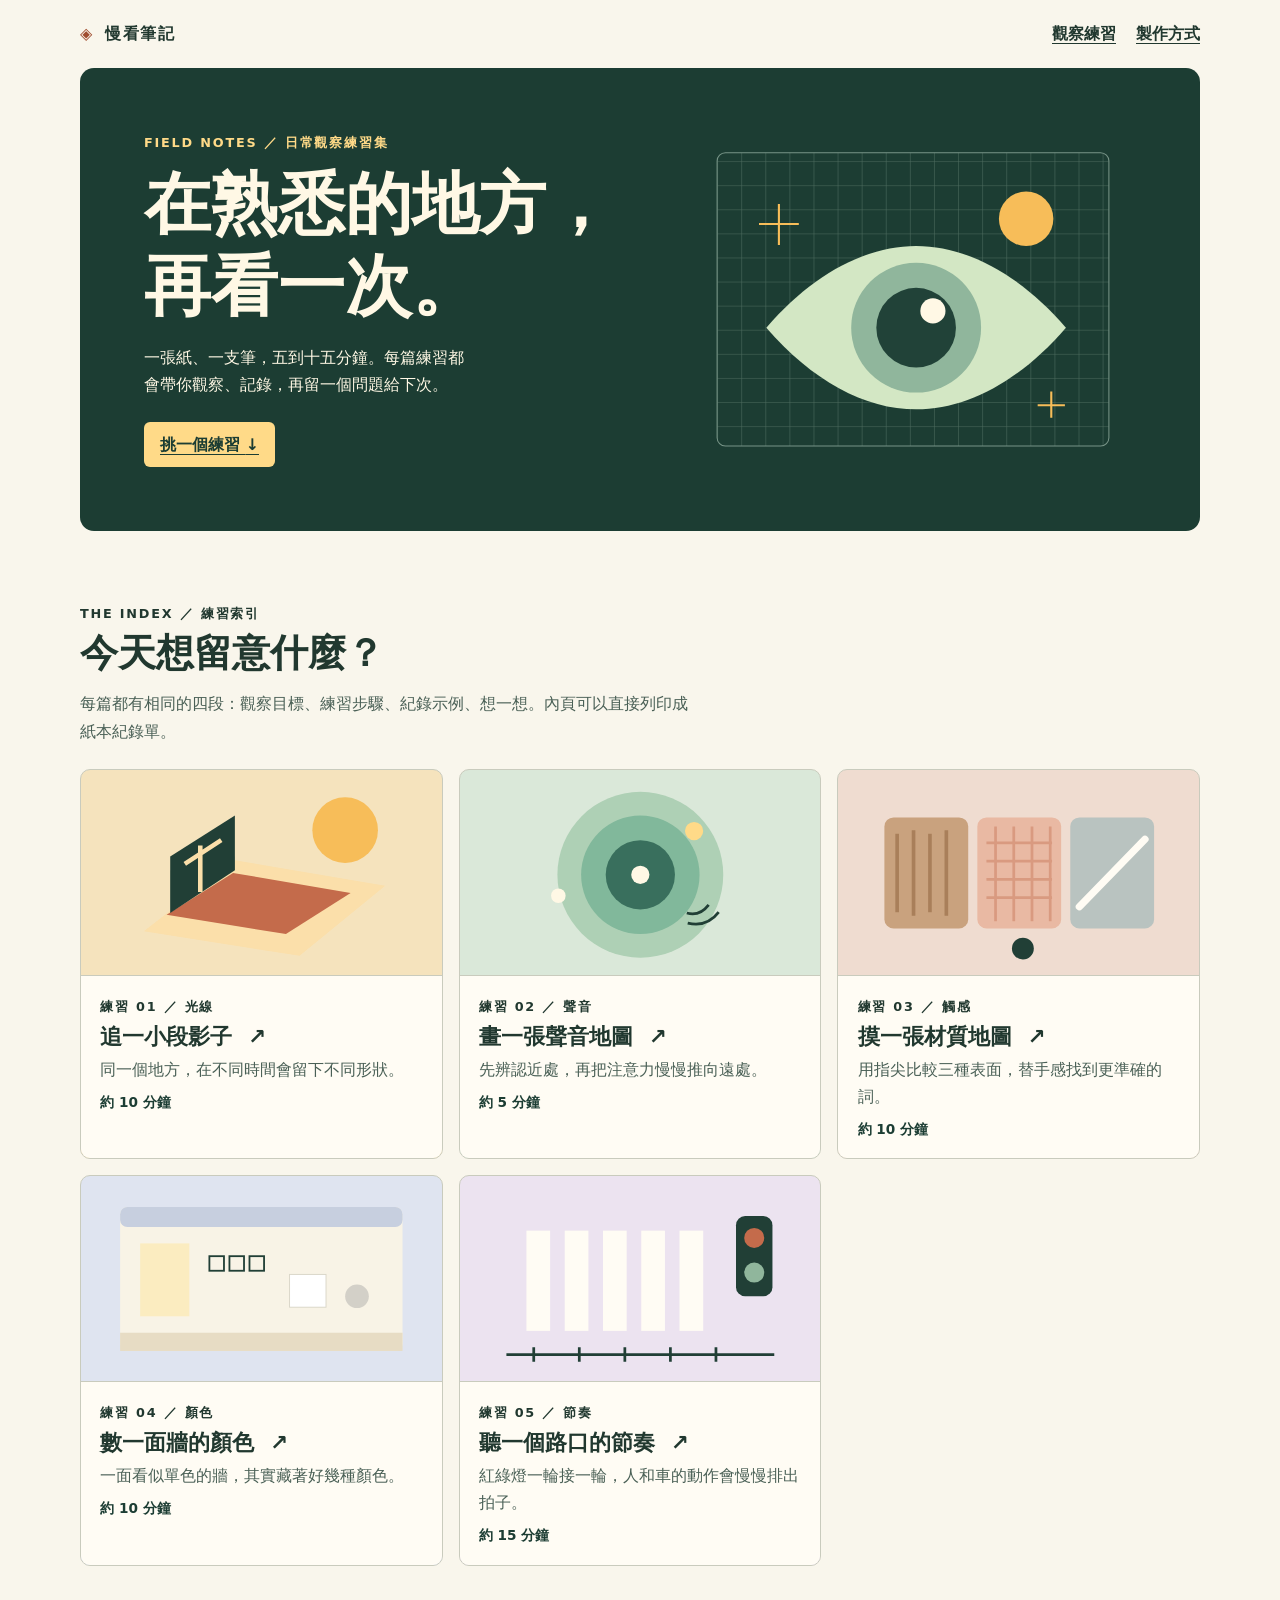
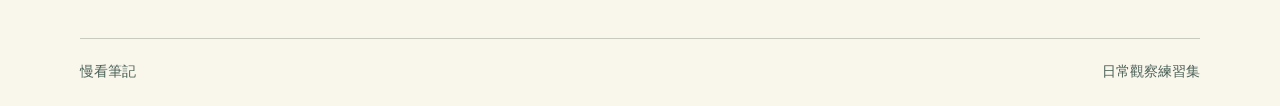
<file: docs/index.html>
<!doctype html>
<html lang="zh-Hant">
<head>
  <meta charset="utf-8">
  <meta name="viewport" content="width=device-width, initial-scale=1">
  <meta name="description" content="一張紙、一支筆，在熟悉的地方做一個五到十五分鐘的觀察練習。">
  <title>慢看筆記｜日常觀察練習集</title>
  <link rel="stylesheet" href="assets/site.css">
</head>
<body>
  <a class="skip" href="#main">跳到主要內容</a>
  <header class="bar wrap">
    <a class="brand" href="index.html"><span aria-hidden="true">◈</span> 慢看筆記</a>
    <nav class="nav-links" aria-label="主要導覽"><a href="#notes">觀察練習</a><a href="about.html">製作方式</a></nav>
  </header>
  <main id="main" class="wrap">
    <section class="hero" aria-labelledby="intro">
      <div>
        <p class="label">FIELD NOTES ／ 日常觀察練習集</p>
        <h1 id="intro">在熟悉的地方，<br>再看一次。</h1>
        <p>一張紙、一支筆，五到十五分鐘。每篇練習都會帶你觀察、記錄，再留一個問題給下次。</p>
        <a class="button" href="#notes">挑一個練習 <span aria-hidden="true">↓</span></a>
      </div>
      <svg class="hero-art" viewBox="0 0 420 310" aria-hidden="true" focusable="false">
        <defs><pattern id="grid" width="23" height="23" patternUnits="userSpaceOnUse"><path d="M23 0H0v23" fill="none" stroke="#4f6d60"/></pattern></defs>
        <rect x="23" y="15" width="374" height="280" rx="8" fill="url(#grid)" stroke="#779487"/>
        <path d="M70 182C113 132 164 104 213 104s100 28 143 78c-43 50-94 78-143 78S113 232 70 182Z" fill="#d3e7c4"/>
        <circle cx="213" cy="182" r="62" fill="#90b69c"/><circle cx="213" cy="182" r="38" fill="#214238"/><circle cx="229" cy="166" r="12" fill="#fff8e5"/>
        <circle cx="318" cy="78" r="26" fill="#f7bd59"/><path d="M82 64v39m-19-20h38m241 160v25m-13-12h26" stroke="#f7bd59" stroke-width="2"/>
      </svg>
    </section>
    <section id="notes" class="collection" aria-labelledby="collection-title">
      <p class="label">THE INDEX ／ 練習索引</p>
      <h2 id="collection-title">今天想留意什麼？</h2>
      <p class="intro-line">每篇都有相同的四段：觀察目標、練習步驟、紀錄示例、想一想。內頁可以直接列印成紙本紀錄單。</p>
      <ul class="cards">
        <li class="card light">
          <a href="notes/shadow-map.html">
            <svg viewBox="0 0 390 225" aria-hidden="true" focusable="false"><circle cx="287" cy="66" r="36" fill="#f7bd59"/><path d="M66 177 166 99 331 127 237 204Z" fill="#fbdfaa"/><path d="M91 159 164 113 293 135 222 180Z" fill="#c46b4b"/><path d="M95 157 166 110 166 50 95 95Z" fill="#213f36"/><path d="M111 103 151 77M128 83v51" stroke="#fbdfaa" stroke-width="5"/></svg>
            <div class="card-body">
              <span class="label">練習 01 ／ 光線</span>
              <h3>追一小段影子 <span aria-hidden="true">↗</span></h3>
              <p>同一個地方，在不同時間會留下不同形狀。</p>
              <span class="time">約 10 分鐘</span>
            </div>
          </a>
        </li>
        <li class="card sound">
          <a href="notes/sound-layers.html">
            <svg viewBox="0 0 390 225" aria-hidden="true" focusable="false"><circle cx="195" cy="115" r="91" fill="#aed0b5"/><circle cx="195" cy="115" r="65" fill="#81b89b"/><circle cx="195" cy="115" r="38" fill="#396f5d"/><circle cx="195" cy="115" r="10" fill="#fff8e5"/><circle cx="254" cy="67" r="10" fill="#ffda88"/><circle cx="105" cy="138" r="8" fill="#fff8e5"/><path d="M246 157q14 4 24-9m-23 20q21 5 34-12" fill="none" stroke="#213f36" stroke-width="3"/></svg>
            <div class="card-body">
              <span class="label">練習 02 ／ 聲音</span>
              <h3>畫一張聲音地圖 <span aria-hidden="true">↗</span></h3>
              <p>先辨認近處，再把注意力慢慢推向遠處。</p>
              <span class="time">約 5 分鐘</span>
            </div>
          </a>
        </li>
        <li class="card touch">
          <a href="notes/texture-trail.html">
            <svg viewBox="0 0 390 225" aria-hidden="true" focusable="false"><rect x="48" y="52" width="92" height="122" rx="10" fill="#c9a27e"/><path d="M62 70v86M80 66v94M98 70v86M116 66v94" stroke="#a97f5a" stroke-width="4"/><rect x="150" y="52" width="92" height="122" rx="10" fill="#e9b9a3"/><path d="M160 80h72M160 100h72M160 120h72M160 140h72M170 62v104M190 62v104M210 62v104M230 62v104" stroke="#d99a80" stroke-width="3"/><rect x="252" y="52" width="92" height="122" rx="10" fill="#b9c3c0"/><path d="M262 150 334 76" stroke="#fffcf4" stroke-width="8" stroke-linecap="round"/><circle cx="200" cy="196" r="12" fill="#213f36"/></svg>
            <div class="card-body">
              <span class="label">練習 03 ／ 觸感</span>
              <h3>摸一張材質地圖 <span aria-hidden="true">↗</span></h3>
              <p>用指尖比較三種表面，替手感找到更準確的詞。</p>
              <span class="time">約 10 分鐘</span>
            </div>
          </a>
        </li>
        <li class="card color">
          <a href="notes/wall-colors.html">
            <svg viewBox="0 0 390 225" aria-hidden="true" focusable="false"><rect x="40" y="34" width="310" height="158" rx="8" fill="#f8f3e6"/><rect x="40" y="34" width="310" height="22" rx="8" fill="#c7cfdf"/><rect x="62" y="74" width="54" height="80" fill="#fbecc0"/><rect x="226" y="108" width="40" height="36" fill="#ffffff" stroke="#d8d4c6"/><circle cx="300" cy="132" r="13" fill="#d3d0c8"/><rect x="40" y="172" width="310" height="20" fill="#e7dcc4"/><g fill="none" stroke="#213f36" stroke-width="2"><rect x="138" y="88" width="16" height="16"/><rect x="160" y="88" width="16" height="16"/><rect x="182" y="88" width="16" height="16"/></g></svg>
            <div class="card-body">
              <span class="label">練習 04 ／ 顏色</span>
              <h3>數一面牆的顏色 <span aria-hidden="true">↗</span></h3>
              <p>一面看似單色的牆，其實藏著好幾種顏色。</p>
              <span class="time">約 10 分鐘</span>
            </div>
          </a>
        </li>
        <li class="card rhythm">
          <a href="notes/crosswalk-rhythm.html">
            <svg viewBox="0 0 390 225" aria-hidden="true" focusable="false"><g fill="#fffcf4"><rect x="70" y="60" width="26" height="110"/><rect x="112" y="60" width="26" height="110"/><rect x="154" y="60" width="26" height="110"/><rect x="196" y="60" width="26" height="110"/><rect x="238" y="60" width="26" height="110"/></g><rect x="300" y="44" width="40" height="88" rx="10" fill="#213f36"/><circle cx="320" cy="68" r="11" fill="#c46b4b"/><circle cx="320" cy="106" r="11" fill="#90b69c"/><path d="M48 196h294" stroke="#213f36" stroke-width="3"/><path d="M78 188v16M128 188v16M178 188v16M228 188v16M278 188v16" stroke="#213f36" stroke-width="3"/></svg>
            <div class="card-body">
              <span class="label">練習 05 ／ 節奏</span>
              <h3>聽一個路口的節奏 <span aria-hidden="true">↗</span></h3>
              <p>紅綠燈一輪接一輪，人和車的動作會慢慢排出拍子。</p>
              <span class="time">約 15 分鐘</span>
            </div>
          </a>
        </li>
        <!-- cards:end -->
      </ul>
    </section>
  </main>
  <footer class="bar wrap"><span>慢看筆記</span><span>日常觀察練習集</span></footer>
</body>
</html>
</file>
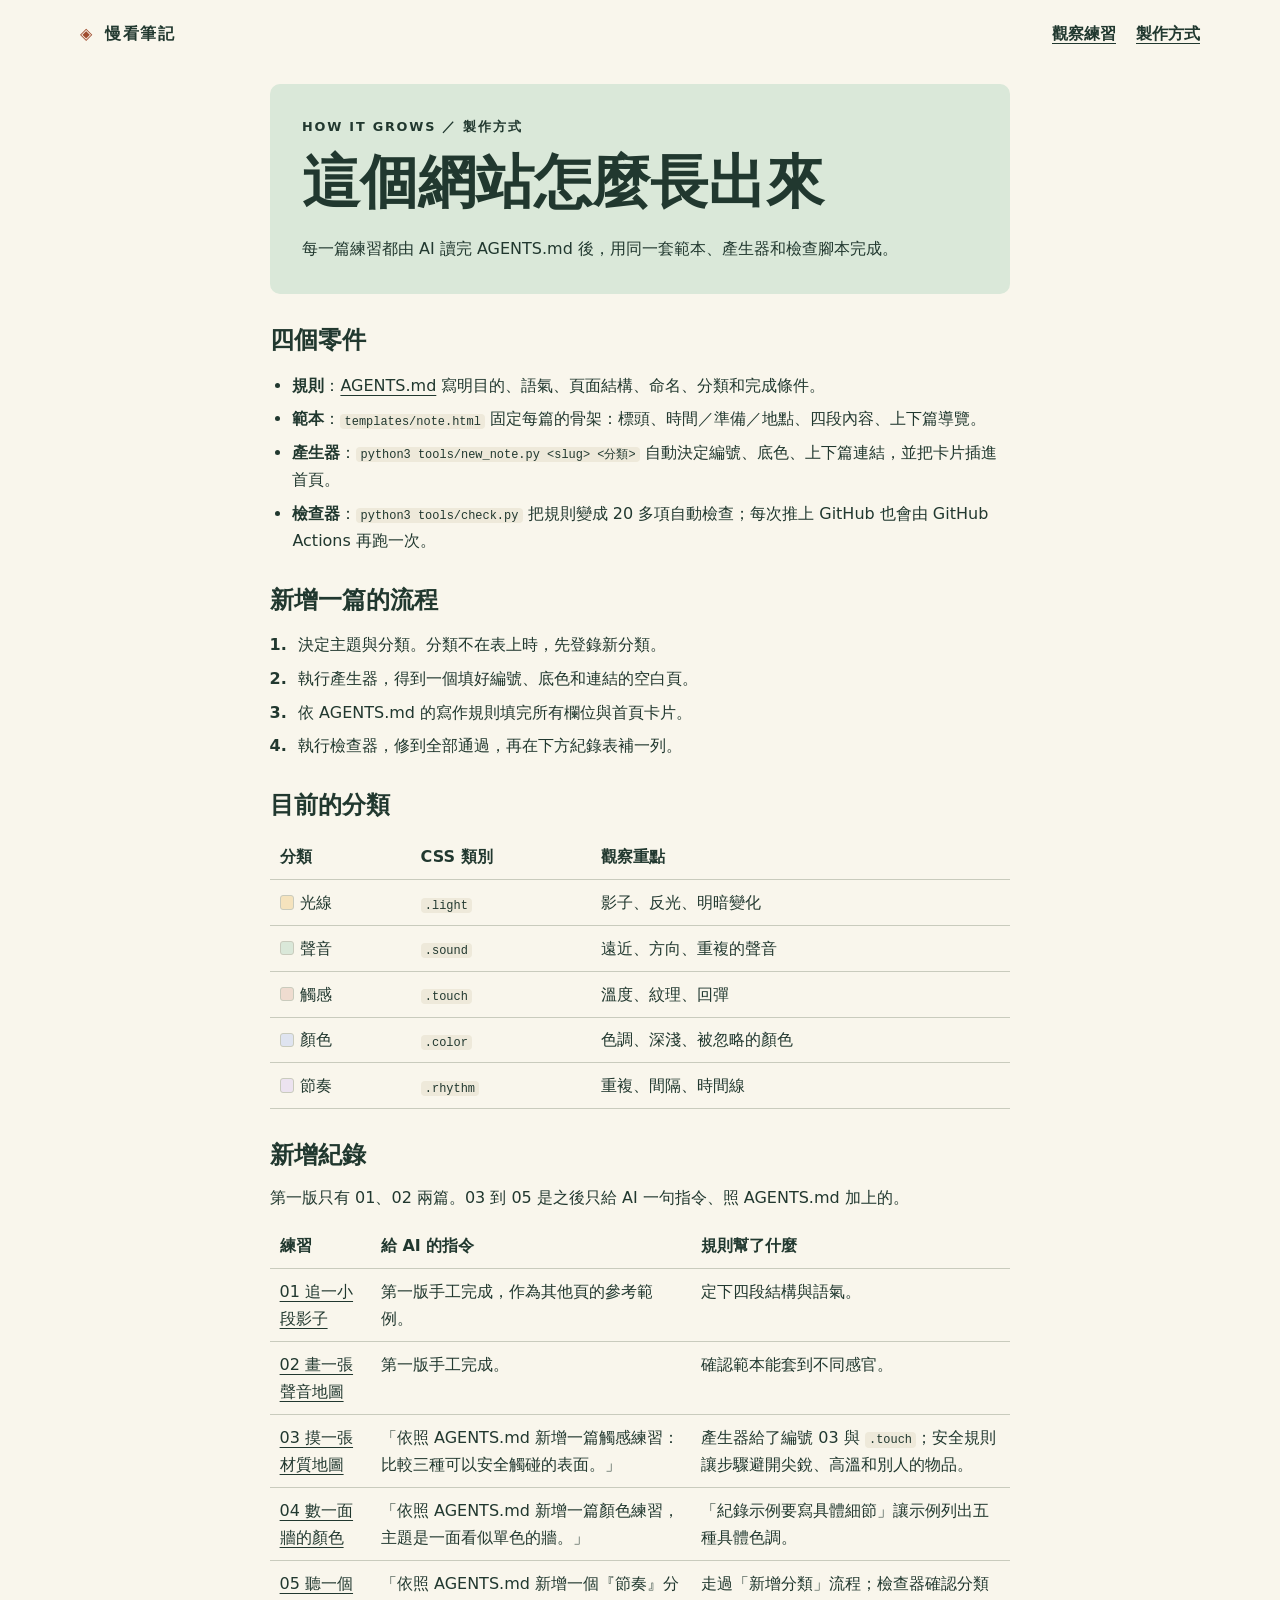
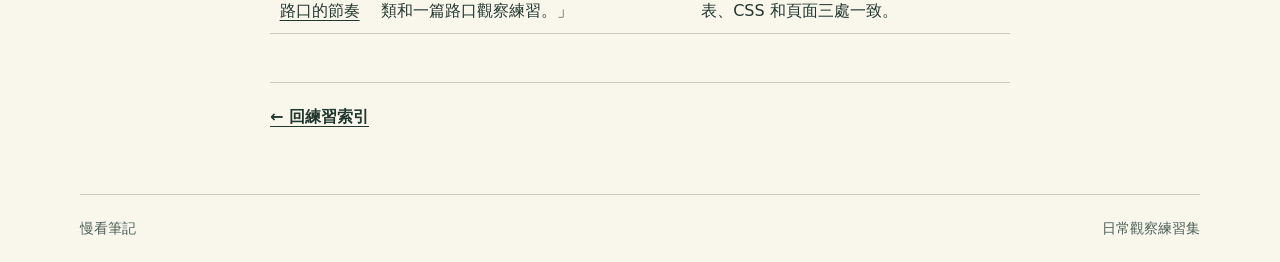
<file: docs/about.html>
<!doctype html>
<html lang="zh-Hant">
<head>
  <meta charset="utf-8">
  <meta name="viewport" content="width=device-width, initial-scale=1">
  <meta name="description" content="慢看筆記如何用 AGENTS.md、範本、產生器與檢查腳本，讓 AI 依同一套規則持續新增練習。">
  <title>製作方式｜慢看筆記</title>
  <link rel="stylesheet" href="assets/site.css">
</head>
<body>
  <a class="skip" href="#main">跳到主要內容</a>
  <header class="bar wrap">
    <a class="brand" href="index.html"><span aria-hidden="true">◈</span> 慢看筆記</a>
    <nav class="nav-links" aria-label="主要導覽"><a href="index.html#notes">觀察練習</a><a href="about.html" aria-current="page">製作方式</a></nav>
  </header>
  <main id="main" class="wrap">
    <article class="entry prose">
      <header class="entry-header sound">
        <p class="label">HOW IT GROWS ／ 製作方式</p>
        <h1>這個網站怎麼長出來</h1>
        <p>每一篇練習都由 AI 讀完 AGENTS.md 後，用同一套範本、產生器和檢查腳本完成。</p>
      </header>

      <section aria-labelledby="parts">
        <h2 id="parts">四個零件</h2>
        <ul>
          <li><strong>規則</strong>：<a href="https://github.com/10969Ethan/slow-look-notes/blob/main/AGENTS.md">AGENTS.md</a> 寫明目的、語氣、頁面結構、命名、分類和完成條件。</li>
          <li><strong>範本</strong>：<code>templates/note.html</code> 固定每篇的骨架：標頭、時間／準備／地點、四段內容、上下篇導覽。</li>
          <li><strong>產生器</strong>：<code>python3 tools/new_note.py &lt;slug&gt; &lt;分類&gt;</code> 自動決定編號、底色、上下篇連結，並把卡片插進首頁。</li>
          <li><strong>檢查器</strong>：<code>python3 tools/check.py</code> 把規則變成 20 多項自動檢查；每次推上 GitHub 也會由 GitHub Actions 再跑一次。</li>
        </ul>
      </section>

      <section aria-labelledby="flow">
        <h2 id="flow">新增一篇的流程</h2>
        <ol class="steps">
          <li>決定主題與分類。分類不在表上時，先登錄新分類。</li>
          <li>執行產生器，得到一個填好編號、底色和連結的空白頁。</li>
          <li>依 AGENTS.md 的寫作規則填完所有欄位與首頁卡片。</li>
          <li>執行檢查器，修到全部通過，再在下方紀錄表補一列。</li>
        </ol>
      </section>

      <section aria-labelledby="cats">
        <h2 id="cats">目前的分類</h2>
        <table class="log">
          <thead><tr><th scope="col">分類</th><th scope="col">CSS 類別</th><th scope="col">觀察重點</th></tr></thead>
          <tbody>
            <tr><td><span class="swatch light"></span>光線</td><td><code>.light</code></td><td>影子、反光、明暗變化</td></tr>
            <tr><td><span class="swatch sound"></span>聲音</td><td><code>.sound</code></td><td>遠近、方向、重複的聲音</td></tr>
            <tr><td><span class="swatch touch"></span>觸感</td><td><code>.touch</code></td><td>溫度、紋理、回彈</td></tr>
            <tr><td><span class="swatch color"></span>顏色</td><td><code>.color</code></td><td>色調、深淺、被忽略的顏色</td></tr>
            <tr><td><span class="swatch rhythm"></span>節奏</td><td><code>.rhythm</code></td><td>重複、間隔、時間線</td></tr>
          </tbody>
        </table>
      </section>

      <section aria-labelledby="log">
        <h2 id="log">新增紀錄</h2>
        <p>第一版只有 01、02 兩篇。03 到 05 是之後只給 AI 一句指令、照 AGENTS.md 加上的。</p>
        <table class="log">
          <thead><tr><th scope="col">練習</th><th scope="col">給 AI 的指令</th><th scope="col">規則幫了什麼</th></tr></thead>
          <tbody>
            <tr><td><a href="notes/shadow-map.html">01 追一小段影子</a></td><td>第一版手工完成，作為其他頁的參考範例。</td><td>定下四段結構與語氣。</td></tr>
            <tr><td><a href="notes/sound-layers.html">02 畫一張聲音地圖</a></td><td>第一版手工完成。</td><td>確認範本能套到不同感官。</td></tr>
            <tr><td><a href="notes/texture-trail.html">03 摸一張材質地圖</a></td><td>「依照 AGENTS.md 新增一篇觸感練習：比較三種可以安全觸碰的表面。」</td><td>產生器給了編號 03 與 <code>.touch</code>；安全規則讓步驟避開尖銳、高溫和別人的物品。</td></tr>
            <tr><td><a href="notes/wall-colors.html">04 數一面牆的顏色</a></td><td>「依照 AGENTS.md 新增一篇顏色練習，主題是一面看似單色的牆。」</td><td>「紀錄示例要寫具體細節」讓示例列出五種具體色調。</td></tr>
            <tr><td><a href="notes/crosswalk-rhythm.html">05 聽一個路口的節奏</a></td><td>「依照 AGENTS.md 新增一個『節奏』分類和一篇路口觀察練習。」</td><td>走過「新增分類」流程；檢查器確認分類表、CSS 和頁面三處一致。</td></tr>
          </tbody>
        </table>
      </section>

      <nav class="pager" aria-label="返回"><a href="index.html#notes">← 回練習索引</a></nav>
    </article>
  </main>
  <footer class="bar wrap"><span>慢看筆記</span><span>日常觀察練習集</span></footer>
</body>
</html>
</file>
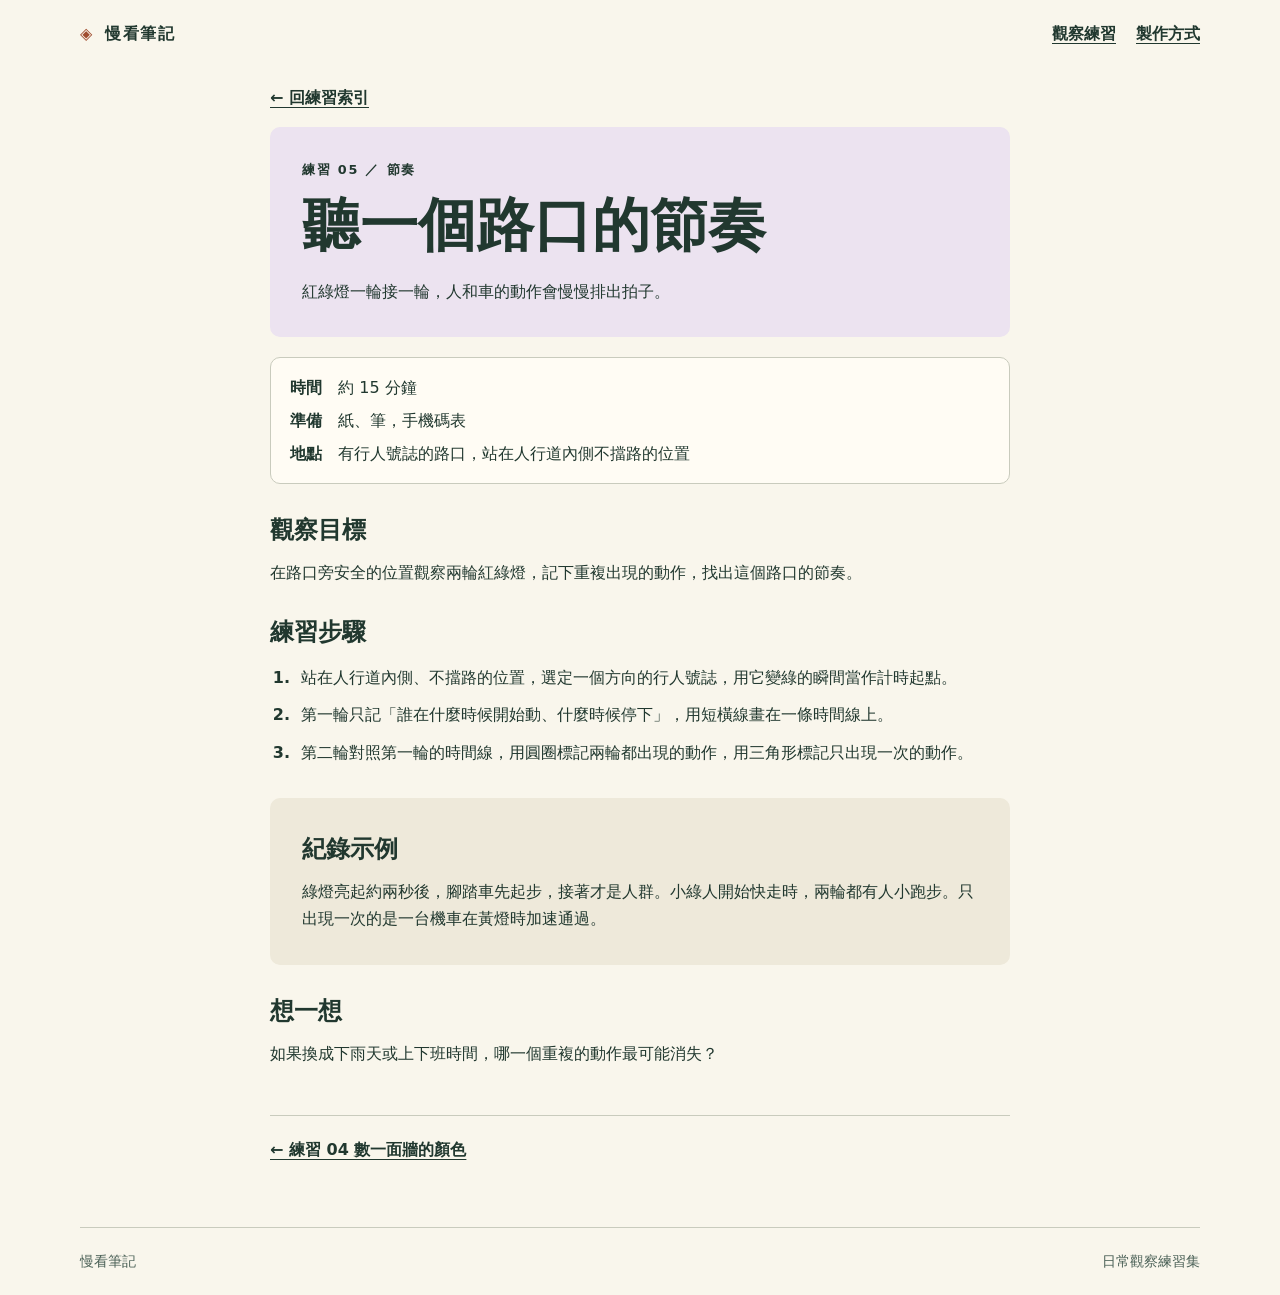
<file: docs/notes/crosswalk-rhythm.html>
<!doctype html>
<html lang="zh-Hant">
<head>
  <meta charset="utf-8">
  <meta name="viewport" content="width=device-width, initial-scale=1">
  <meta name="description" content="紅綠燈一輪接一輪，人和車的動作會慢慢排出拍子。">
  <title>聽一個路口的節奏｜慢看筆記</title>
  <link rel="stylesheet" href="../assets/site.css">
</head>
<body>
  <a class="skip" href="#main">跳到主要內容</a>
  <header class="bar wrap">
    <a class="brand" href="../index.html"><span aria-hidden="true">◈</span> 慢看筆記</a>
    <nav class="nav-links" aria-label="主要導覽"><a href="../index.html#notes">觀察練習</a><a href="../about.html">製作方式</a></nav>
  </header>
  <main id="main" class="wrap">
    <article class="entry">
      <a class="back" href="../index.html#notes">← 回練習索引</a>
      <header class="entry-header rhythm">
        <p class="label">練習 05 ／ 節奏</p>
        <h1>聽一個路口的節奏</h1>
        <p>紅綠燈一輪接一輪，人和車的動作會慢慢排出拍子。</p>
      </header>
      <dl class="meta">
        <dt>時間</dt><dd>約 15 分鐘</dd>
        <dt>準備</dt><dd>紙、筆，手機碼表</dd>
        <dt>地點</dt><dd>有行人號誌的路口，站在人行道內側不擋路的位置</dd>
      </dl>
      <section aria-labelledby="goal">
        <h2 id="goal">觀察目標</h2>
        <p>在路口旁安全的位置觀察兩輪紅綠燈，記下重複出現的動作，找出這個路口的節奏。</p>
      </section>
      <section aria-labelledby="steps">
        <h2 id="steps">練習步驟</h2>
        <ol class="steps">
          <li>站在人行道內側、不擋路的位置，選定一個方向的行人號誌，用它變綠的瞬間當作計時起點。</li>
          <li>第一輪只記「誰在什麼時候開始動、什麼時候停下」，用短橫線畫在一條時間線上。</li>
          <li>第二輪對照第一輪的時間線，用圓圈標記兩輪都出現的動作，用三角形標記只出現一次的動作。</li>
        </ol>
      </section>
      <section class="example" aria-labelledby="example">
        <h2 id="example">紀錄示例</h2>
        <p>綠燈亮起約兩秒後，腳踏車先起步，接著才是人群。小綠人開始快走時，兩輪都有人小跑步。只出現一次的是一台機車在黃燈時加速通過。</p>
      </section>
      <section aria-labelledby="reflect">
        <h2 id="reflect">想一想</h2>
        <p>如果換成下雨天或上下班時間，哪一個重複的動作最可能消失？</p>
      </section>
      <nav class="pager" aria-label="上一篇與下一篇"><a class="prev" href="wall-colors.html">← 練習 04 數一面牆的顏色</a><!-- next --></nav>
    </article>
  </main>
  <footer class="bar wrap"><span>慢看筆記</span><span>日常觀察練習集</span></footer>
</body>
</html>
</file>
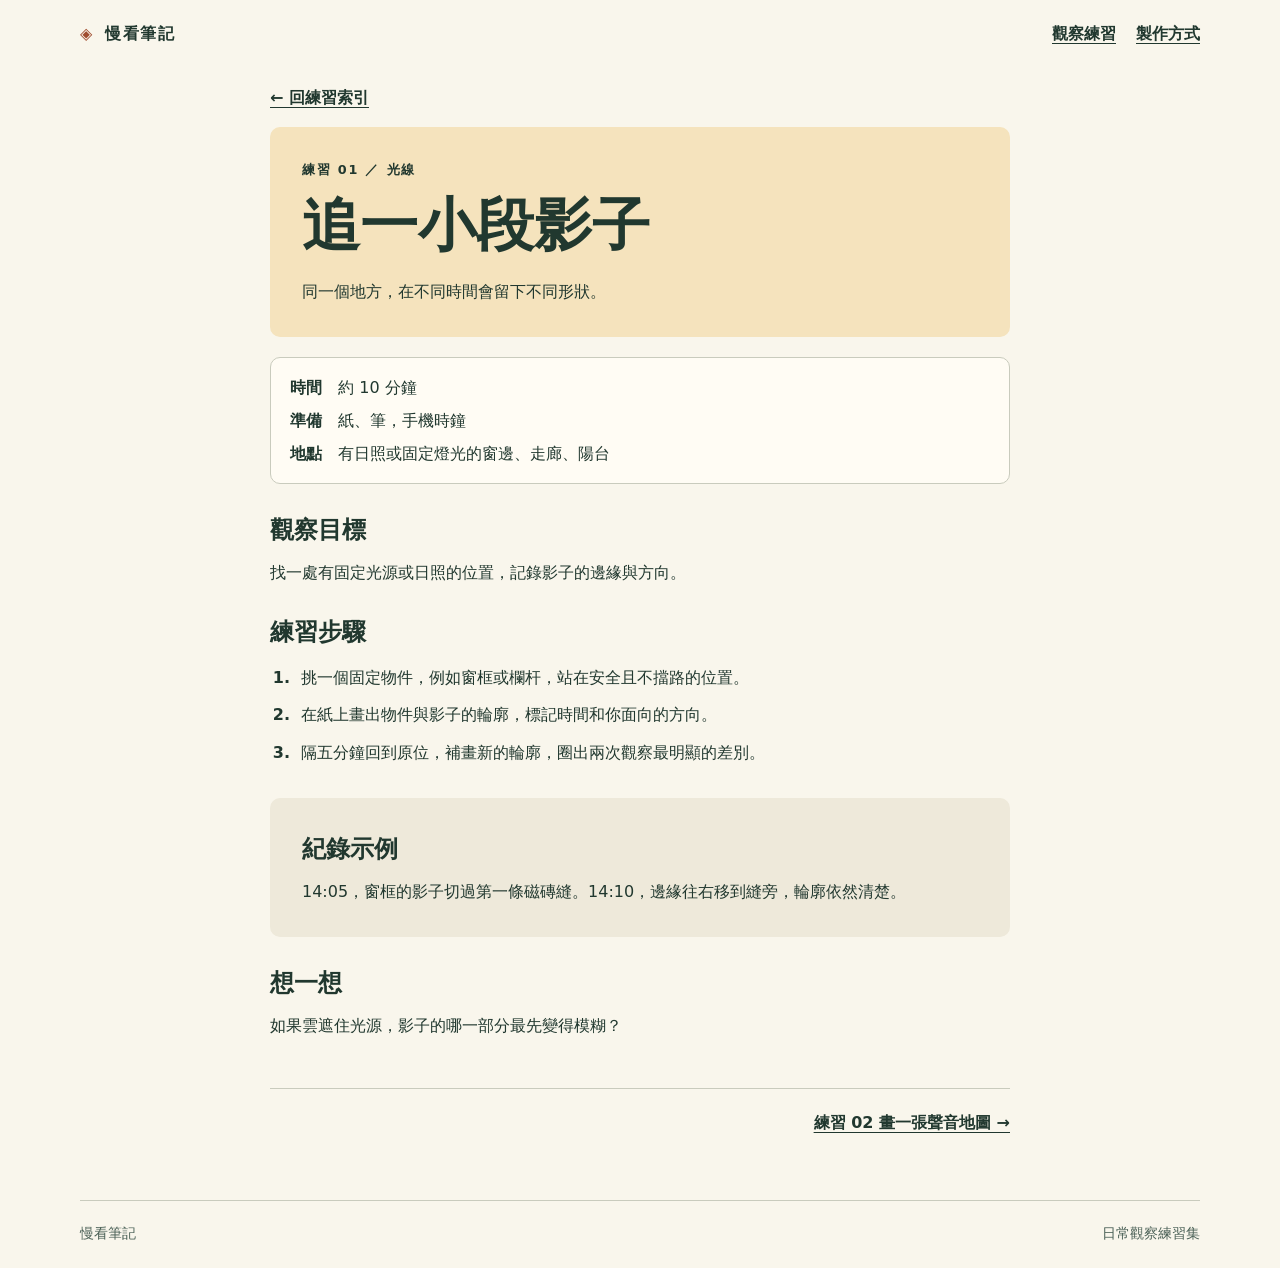
<file: docs/notes/shadow-map.html>
<!doctype html>
<html lang="zh-Hant">
<head>
  <meta charset="utf-8">
  <meta name="viewport" content="width=device-width, initial-scale=1">
  <meta name="description" content="同一個地方，在不同時間會留下不同形狀。">
  <title>追一小段影子｜慢看筆記</title>
  <link rel="stylesheet" href="../assets/site.css">
</head>
<body>
  <a class="skip" href="#main">跳到主要內容</a>
  <header class="bar wrap">
    <a class="brand" href="../index.html"><span aria-hidden="true">◈</span> 慢看筆記</a>
    <nav class="nav-links" aria-label="主要導覽"><a href="../index.html#notes">觀察練習</a><a href="../about.html">製作方式</a></nav>
  </header>
  <main id="main" class="wrap">
    <article class="entry">
      <a class="back" href="../index.html#notes">← 回練習索引</a>
      <header class="entry-header light">
        <p class="label">練習 01 ／ 光線</p>
        <h1>追一小段影子</h1>
        <p>同一個地方，在不同時間會留下不同形狀。</p>
      </header>
      <dl class="meta">
        <dt>時間</dt><dd>約 10 分鐘</dd>
        <dt>準備</dt><dd>紙、筆，手機時鐘</dd>
        <dt>地點</dt><dd>有日照或固定燈光的窗邊、走廊、陽台</dd>
      </dl>
      <section aria-labelledby="goal">
        <h2 id="goal">觀察目標</h2>
        <p>找一處有固定光源或日照的位置，記錄影子的邊緣與方向。</p>
      </section>
      <section aria-labelledby="steps">
        <h2 id="steps">練習步驟</h2>
        <ol class="steps">
          <li>挑一個固定物件，例如窗框或欄杆，站在安全且不擋路的位置。</li>
          <li>在紙上畫出物件與影子的輪廓，標記時間和你面向的方向。</li>
          <li>隔五分鐘回到原位，補畫新的輪廓，圈出兩次觀察最明顯的差別。</li>
        </ol>
      </section>
      <section class="example" aria-labelledby="example">
        <h2 id="example">紀錄示例</h2>
        <p>14:05，窗框的影子切過第一條磁磚縫。14:10，邊緣往右移到縫旁，輪廓依然清楚。</p>
      </section>
      <section aria-labelledby="reflect">
        <h2 id="reflect">想一想</h2>
        <p>如果雲遮住光源，影子的哪一部分最先變得模糊？</p>
      </section>
      <nav class="pager" aria-label="上一篇與下一篇"><a class="next" href="sound-layers.html">練習 02 畫一張聲音地圖 →</a></nav>
    </article>
  </main>
  <footer class="bar wrap"><span>慢看筆記</span><span>日常觀察練習集</span></footer>
</body>
</html>
</file>
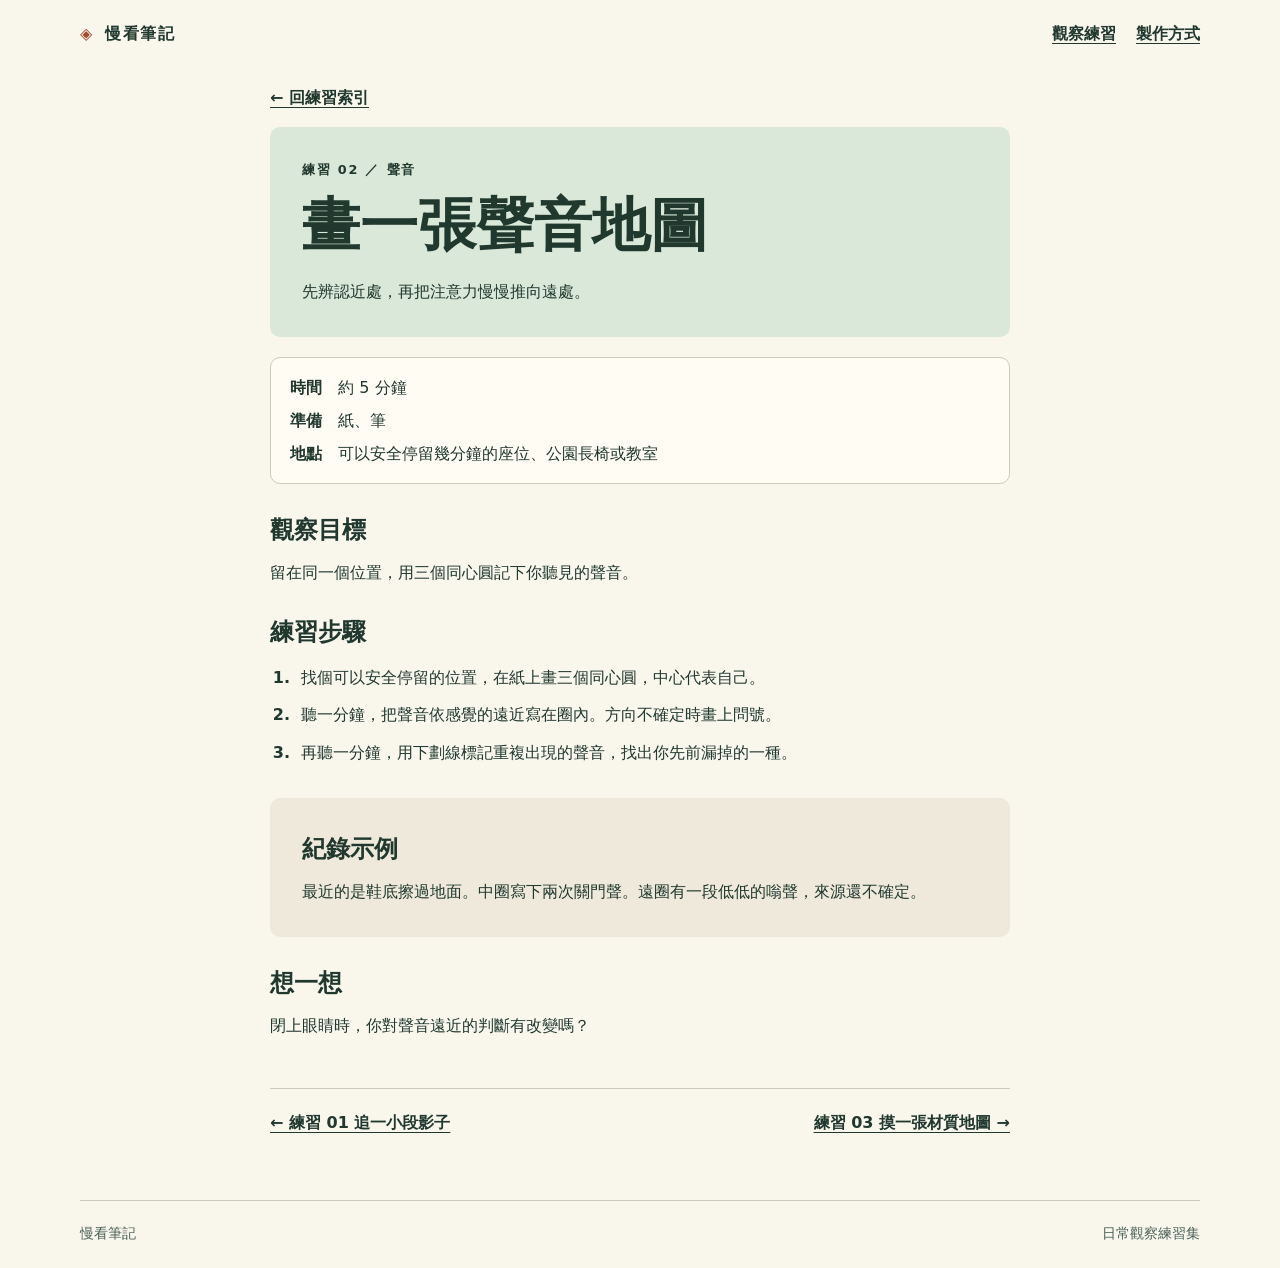
<file: docs/notes/sound-layers.html>
<!doctype html>
<html lang="zh-Hant">
<head>
  <meta charset="utf-8">
  <meta name="viewport" content="width=device-width, initial-scale=1">
  <meta name="description" content="先辨認近處，再把注意力慢慢推向遠處。">
  <title>畫一張聲音地圖｜慢看筆記</title>
  <link rel="stylesheet" href="../assets/site.css">
</head>
<body>
  <a class="skip" href="#main">跳到主要內容</a>
  <header class="bar wrap">
    <a class="brand" href="../index.html"><span aria-hidden="true">◈</span> 慢看筆記</a>
    <nav class="nav-links" aria-label="主要導覽"><a href="../index.html#notes">觀察練習</a><a href="../about.html">製作方式</a></nav>
  </header>
  <main id="main" class="wrap">
    <article class="entry">
      <a class="back" href="../index.html#notes">← 回練習索引</a>
      <header class="entry-header sound">
        <p class="label">練習 02 ／ 聲音</p>
        <h1>畫一張聲音地圖</h1>
        <p>先辨認近處，再把注意力慢慢推向遠處。</p>
      </header>
      <dl class="meta">
        <dt>時間</dt><dd>約 5 分鐘</dd>
        <dt>準備</dt><dd>紙、筆</dd>
        <dt>地點</dt><dd>可以安全停留幾分鐘的座位、公園長椅或教室</dd>
      </dl>
      <section aria-labelledby="goal">
        <h2 id="goal">觀察目標</h2>
        <p>留在同一個位置，用三個同心圓記下你聽見的聲音。</p>
      </section>
      <section aria-labelledby="steps">
        <h2 id="steps">練習步驟</h2>
        <ol class="steps">
          <li>找個可以安全停留的位置，在紙上畫三個同心圓，中心代表自己。</li>
          <li>聽一分鐘，把聲音依感覺的遠近寫在圈內。方向不確定時畫上問號。</li>
          <li>再聽一分鐘，用下劃線標記重複出現的聲音，找出你先前漏掉的一種。</li>
        </ol>
      </section>
      <section class="example" aria-labelledby="example">
        <h2 id="example">紀錄示例</h2>
        <p>最近的是鞋底擦過地面。中圈寫下兩次關門聲。遠圈有一段低低的嗡聲，來源還不確定。</p>
      </section>
      <section aria-labelledby="reflect">
        <h2 id="reflect">想一想</h2>
        <p>閉上眼睛時，你對聲音遠近的判斷有改變嗎？</p>
      </section>
      <nav class="pager" aria-label="上一篇與下一篇"><a class="prev" href="shadow-map.html">← 練習 01 追一小段影子</a><a class="next" href="texture-trail.html">練習 03 摸一張材質地圖 →</a></nav>
    </article>
  </main>
  <footer class="bar wrap"><span>慢看筆記</span><span>日常觀察練習集</span></footer>
</body>
</html>
</file>
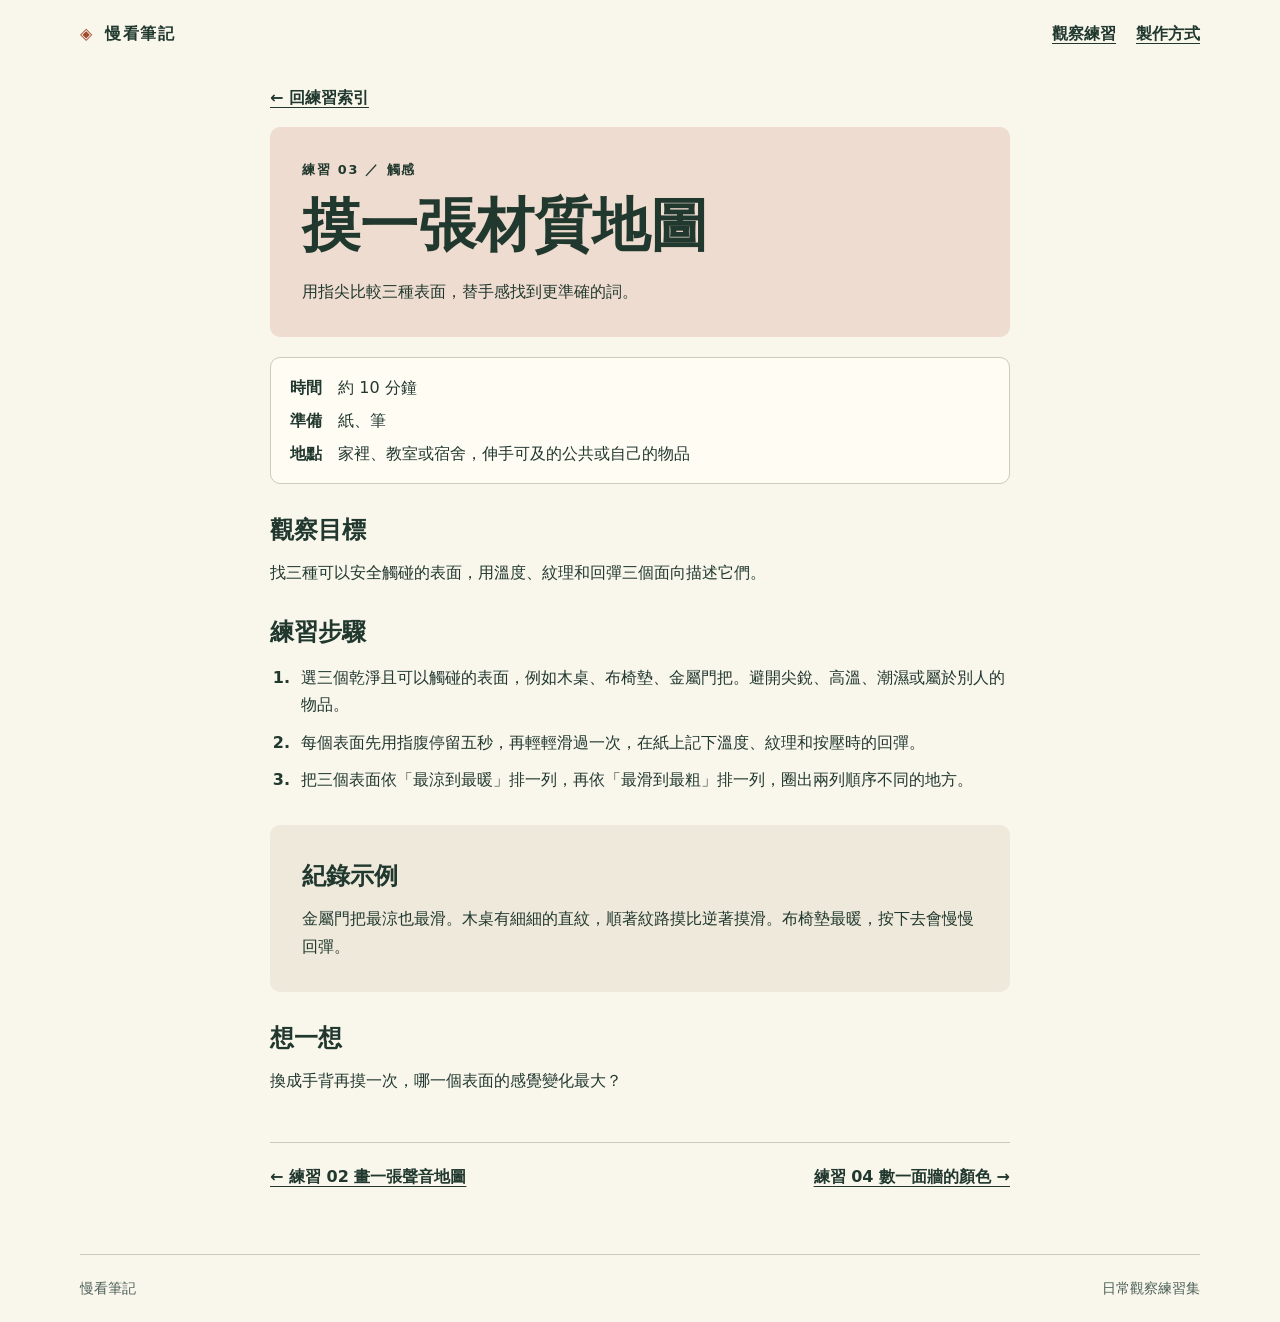
<file: docs/notes/texture-trail.html>
<!doctype html>
<html lang="zh-Hant">
<head>
  <meta charset="utf-8">
  <meta name="viewport" content="width=device-width, initial-scale=1">
  <meta name="description" content="用指尖比較三種表面，替手感找到更準確的詞。">
  <title>摸一張材質地圖｜慢看筆記</title>
  <link rel="stylesheet" href="../assets/site.css">
</head>
<body>
  <a class="skip" href="#main">跳到主要內容</a>
  <header class="bar wrap">
    <a class="brand" href="../index.html"><span aria-hidden="true">◈</span> 慢看筆記</a>
    <nav class="nav-links" aria-label="主要導覽"><a href="../index.html#notes">觀察練習</a><a href="../about.html">製作方式</a></nav>
  </header>
  <main id="main" class="wrap">
    <article class="entry">
      <a class="back" href="../index.html#notes">← 回練習索引</a>
      <header class="entry-header touch">
        <p class="label">練習 03 ／ 觸感</p>
        <h1>摸一張材質地圖</h1>
        <p>用指尖比較三種表面，替手感找到更準確的詞。</p>
      </header>
      <dl class="meta">
        <dt>時間</dt><dd>約 10 分鐘</dd>
        <dt>準備</dt><dd>紙、筆</dd>
        <dt>地點</dt><dd>家裡、教室或宿舍，伸手可及的公共或自己的物品</dd>
      </dl>
      <section aria-labelledby="goal">
        <h2 id="goal">觀察目標</h2>
        <p>找三種可以安全觸碰的表面，用溫度、紋理和回彈三個面向描述它們。</p>
      </section>
      <section aria-labelledby="steps">
        <h2 id="steps">練習步驟</h2>
        <ol class="steps">
          <li>選三個乾淨且可以觸碰的表面，例如木桌、布椅墊、金屬門把。避開尖銳、高溫、潮濕或屬於別人的物品。</li>
          <li>每個表面先用指腹停留五秒，再輕輕滑過一次，在紙上記下溫度、紋理和按壓時的回彈。</li>
          <li>把三個表面依「最涼到最暖」排一列，再依「最滑到最粗」排一列，圈出兩列順序不同的地方。</li>
        </ol>
      </section>
      <section class="example" aria-labelledby="example">
        <h2 id="example">紀錄示例</h2>
        <p>金屬門把最涼也最滑。木桌有細細的直紋，順著紋路摸比逆著摸滑。布椅墊最暖，按下去會慢慢回彈。</p>
      </section>
      <section aria-labelledby="reflect">
        <h2 id="reflect">想一想</h2>
        <p>換成手背再摸一次，哪一個表面的感覺變化最大？</p>
      </section>
      <nav class="pager" aria-label="上一篇與下一篇"><a class="prev" href="sound-layers.html">← 練習 02 畫一張聲音地圖</a><a class="next" href="wall-colors.html">練習 04 數一面牆的顏色 →</a></nav>
    </article>
  </main>
  <footer class="bar wrap"><span>慢看筆記</span><span>日常觀察練習集</span></footer>
</body>
</html>
</file>
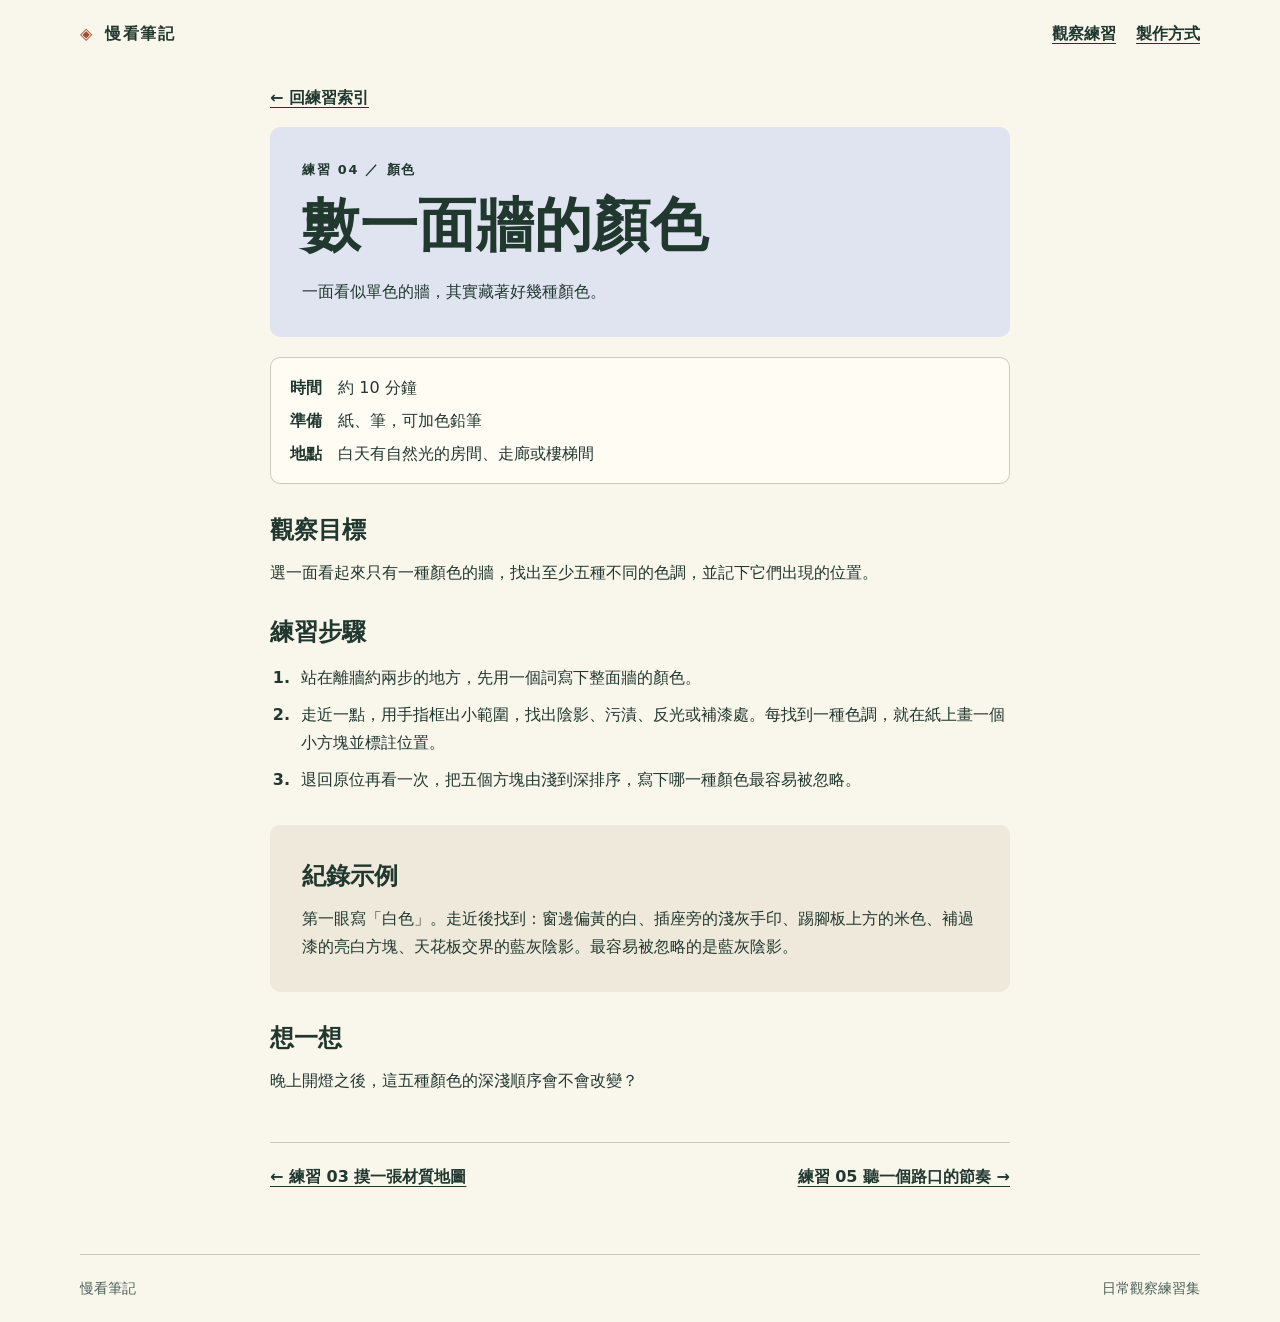
<file: docs/notes/wall-colors.html>
<!doctype html>
<html lang="zh-Hant">
<head>
  <meta charset="utf-8">
  <meta name="viewport" content="width=device-width, initial-scale=1">
  <meta name="description" content="一面看似單色的牆，其實藏著好幾種顏色。">
  <title>數一面牆的顏色｜慢看筆記</title>
  <link rel="stylesheet" href="../assets/site.css">
</head>
<body>
  <a class="skip" href="#main">跳到主要內容</a>
  <header class="bar wrap">
    <a class="brand" href="../index.html"><span aria-hidden="true">◈</span> 慢看筆記</a>
    <nav class="nav-links" aria-label="主要導覽"><a href="../index.html#notes">觀察練習</a><a href="../about.html">製作方式</a></nav>
  </header>
  <main id="main" class="wrap">
    <article class="entry">
      <a class="back" href="../index.html#notes">← 回練習索引</a>
      <header class="entry-header color">
        <p class="label">練習 04 ／ 顏色</p>
        <h1>數一面牆的顏色</h1>
        <p>一面看似單色的牆，其實藏著好幾種顏色。</p>
      </header>
      <dl class="meta">
        <dt>時間</dt><dd>約 10 分鐘</dd>
        <dt>準備</dt><dd>紙、筆，可加色鉛筆</dd>
        <dt>地點</dt><dd>白天有自然光的房間、走廊或樓梯間</dd>
      </dl>
      <section aria-labelledby="goal">
        <h2 id="goal">觀察目標</h2>
        <p>選一面看起來只有一種顏色的牆，找出至少五種不同的色調，並記下它們出現的位置。</p>
      </section>
      <section aria-labelledby="steps">
        <h2 id="steps">練習步驟</h2>
        <ol class="steps">
          <li>站在離牆約兩步的地方，先用一個詞寫下整面牆的顏色。</li>
          <li>走近一點，用手指框出小範圍，找出陰影、污漬、反光或補漆處。每找到一種色調，就在紙上畫一個小方塊並標註位置。</li>
          <li>退回原位再看一次，把五個方塊由淺到深排序，寫下哪一種顏色最容易被忽略。</li>
        </ol>
      </section>
      <section class="example" aria-labelledby="example">
        <h2 id="example">紀錄示例</h2>
        <p>第一眼寫「白色」。走近後找到：窗邊偏黃的白、插座旁的淺灰手印、踢腳板上方的米色、補過漆的亮白方塊、天花板交界的藍灰陰影。最容易被忽略的是藍灰陰影。</p>
      </section>
      <section aria-labelledby="reflect">
        <h2 id="reflect">想一想</h2>
        <p>晚上開燈之後，這五種顏色的深淺順序會不會改變？</p>
      </section>
      <nav class="pager" aria-label="上一篇與下一篇"><a class="prev" href="texture-trail.html">← 練習 03 摸一張材質地圖</a><a class="next" href="crosswalk-rhythm.html">練習 05 聽一個路口的節奏 →</a></nav>
    </article>
  </main>
  <footer class="bar wrap"><span>慢看筆記</span><span>日常觀察練習集</span></footer>
</body>
</html>
</file>
<file: docs/assets/site.css>
:root {
  color-scheme: light;
  --paper: #f9f6ec;
  --ink: #21382f;
  --forest: #1c3d33;
  --muted: #4a6056;
  --line: #c9cbbd;
  /* 分類底色：與 tools/categories.json 一一對應 */
  --light: #f5e3bd;
  --sound: #dae8d9;
  --touch: #efdcd0;
  --color: #dfe4f0;
  --rhythm: #ece3f0;
  font-family: system-ui, "Microsoft JhengHei", sans-serif;
}
* { box-sizing: border-box; }
body { margin: 0; background: var(--paper); color: var(--ink); line-height: 1.7; }
a { color: inherit; text-underline-offset: .24em; }
a:focus-visible { outline: 3px solid #a04d30; outline-offset: 4px; }
.skip { position: absolute; top: .5rem; left: .5rem; padding: .5rem 1rem; background: white; transform: translateY(-150%); }
.skip:focus { transform: none; z-index: 1; }
.wrap { width: min(1120px, calc(100% - 2rem)); margin-inline: auto; }
.bar { display: flex; justify-content: space-between; gap: 1rem; align-items: center; min-height: 68px; }
.bar a { font-weight: 700; }
.brand { text-decoration: none; letter-spacing: .1em; }
.brand span { color: #a04d30; margin-right: .25em; }
footer.bar { border-top: 1px solid var(--line); color: var(--muted); font-size: .875rem; }
.hero { display: grid; grid-template-columns: 1.15fr 1fr; align-items: center; gap: 2rem; padding: clamp(1.5rem, 5vw, 4rem); border-radius: 14px; color: #fff8e5; background: var(--forest); }
.hero-art { display: block; width: 100%; max-width: 440px; justify-self: center; }
.label { font-size: .8rem; font-weight: 750; letter-spacing: .14em; }
.hero .label { color: #ffda88; }
h1, h2, h3, p { margin-block: 0; }
h1, h2 { font-family: "Noto Serif TC", "PMingLiU", serif; line-height: 1.23; }
h1 { font-size: clamp(2.35rem, 6vw, 4.9rem); margin-block: .65rem 1rem; }
.hero h1 { font-size: clamp(2.35rem, 5.2vw, 4.2rem); }
.hero p:not(.label) { max-width: 32ch; }
.button { display: inline-block; margin-top: 1.5rem; padding: .55rem 1rem; border-radius: 6px; background: #ffda88; color: var(--forest); font-weight: 750; }
.hero a:focus-visible { outline-color: #fff8e5; }
.collection { margin-block: clamp(2rem, 6vw, 4.5rem); }
h2 { font-size: clamp(1.55rem, 3.5vw, 2.4rem); margin-block: .3rem .85rem; }
.cards { display: grid; grid-template-columns: repeat(auto-fill, minmax(min(100%, 300px), 1fr)); gap: 1rem; list-style: none; margin: 1.5rem 0 0; padding: 0; }
.light { background: var(--light); }
.sound { background: var(--sound); }
.touch { background: var(--touch); }
.color { background: var(--color); }
.rhythm { background: var(--rhythm); }
.card { border: 1px solid var(--line); border-radius: 10px; }
.card a { display: flex; flex-direction: column; height: 100%; border-radius: inherit; text-decoration: none; }
.card a:hover h3, .card a:focus-visible h3 { text-decoration: underline; }
.card svg { display: block; width: 100%; height: clamp(125px, 19vw, 205px); }
.card-body { flex: 1; border-top: 1px solid var(--line); border-radius: 0 0 9px 9px; background: #fffcf4; padding: 1rem 1.2rem; }
.card h3 { font-size: 1.35rem; }
.card h3 span { margin-left: .4em; }
.card p { color: var(--muted); }
.card .time { display: inline-block; margin-top: .5rem; font-size: .85rem; font-weight: 700; color: var(--forest); }
.intro-line { color: var(--muted); max-width: 60ch; }
.nav-links { display: flex; gap: 1.25rem; }
.entry { max-width: 740px; margin: 1rem auto 4rem; }
.back { display: inline-block; margin-bottom: 1rem; font-weight: 700; }
.entry-header, .example { padding: clamp(1.1rem, 5vw, 2rem); border-radius: 10px; }
.entry h1 { font-size: clamp(2.1rem, 6vw, 3.6rem); }
.entry section { margin-top: 2rem; }
.entry h2 { font-size: 1.5rem; }
.steps { padding-inline-start: 1.6rem; }
.steps li { padding-inline-start: .35rem; margin-block: .65rem; }
.steps li::marker { font-weight: 750; }
.example { background: #eee9da; }
.meta { display: grid; grid-template-columns: max-content 1fr; gap: .35rem 1rem; margin: 1.25rem 0 0; padding: 1rem 1.2rem; border: 1px solid var(--line); border-radius: 10px; background: #fffcf4; }
.meta dt { font-weight: 750; }
.meta dd { margin: 0; }
.pager { display: flex; justify-content: space-between; gap: 1rem; flex-wrap: wrap; margin-top: 3rem; padding-top: 1.25rem; border-top: 1px solid var(--line); font-weight: 700; }
.pager .next { margin-left: auto; text-align: right; }
.prose section { margin-top: 2rem; }
.prose h2 { font-size: 1.5rem; }
.prose ol, .prose ul { padding-inline-start: 1.4rem; }
.prose li { margin-block: .4rem; }
.prose code { font-size: .92em; background: #eee9da; padding: .05em .35em; border-radius: 4px; }
.log { width: 100%; border-collapse: collapse; margin-top: .75rem; }
.log th, .log td { text-align: left; padding: .55rem .6rem; border-bottom: 1px solid var(--line); vertical-align: top; }
.swatch { display: inline-block; width: .9em; height: .9em; border: 1px solid var(--line); border-radius: 3px; vertical-align: -.1em; margin-right: .35em; }
@media (max-width: 640px) {
  .hero, .cards { grid-template-columns: 1fr; }
  .hero { gap: 1rem; }
  .hero-art { max-width: 280px; }
  .meta { grid-template-columns: 1fr; }
  .meta dd { margin-bottom: .4rem; }
}
/* 列印：內頁可直接當紙本紀錄單 */
@media print {
  .skip, header.bar, footer.bar, .back, .pager { display: none; }
  body { background: white; }
  .entry { margin: 0; max-width: none; }
  .entry-header, .example, .meta { background: none; border: 1px solid #999; }
  .entry::after { content: "我的紀錄：____________________________________________"; display: block; margin-top: 2rem; line-height: 3; }
}
</file>
